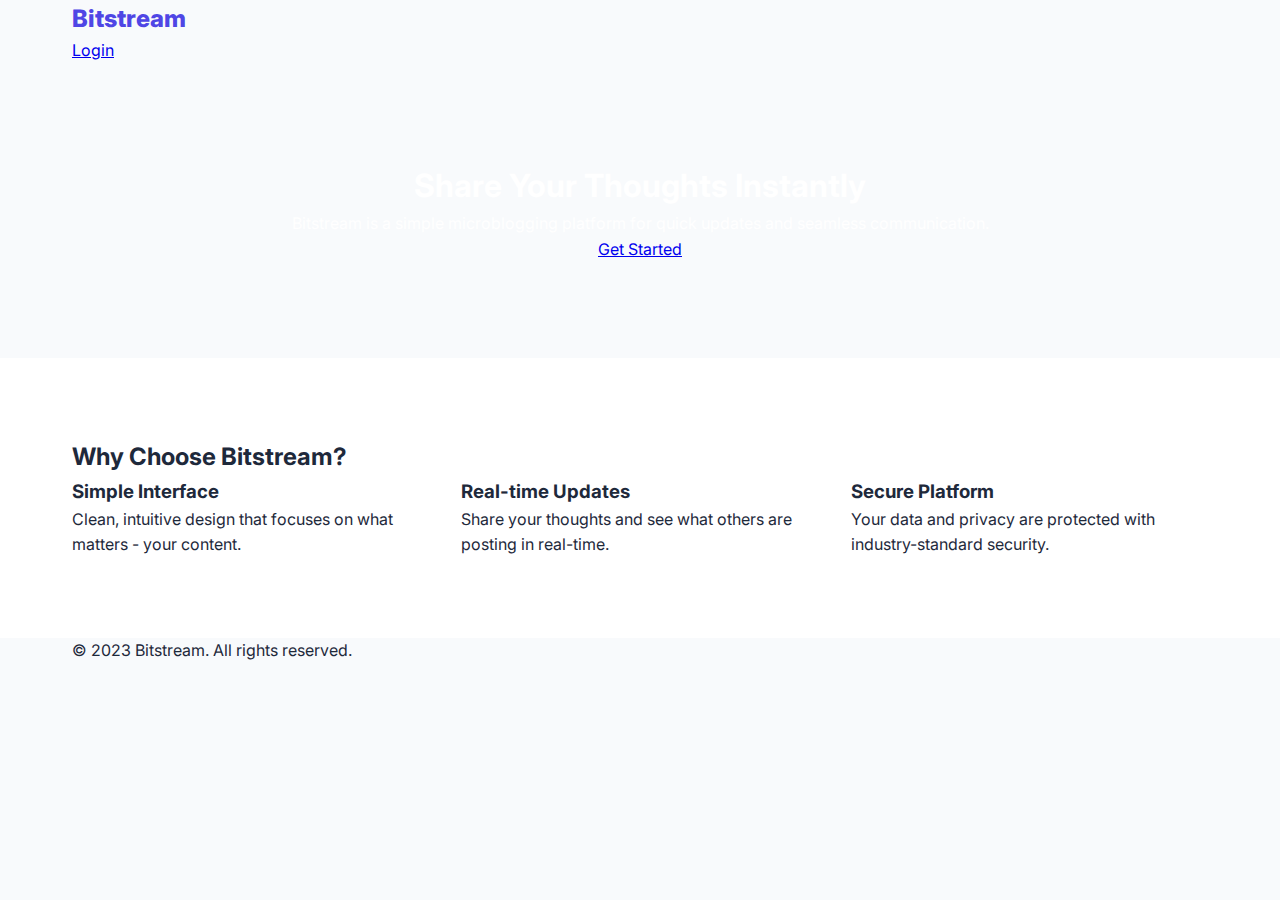
<file: index.html>
<!DOCTYPE html>
<html lang="en">
<head>
    <meta charset="UTF-8">
    <meta name="viewport" content="width=device-width, initial-scale=1.0">
    <title>Bitstream - Simple Microblogging</title>
    <link rel="stylesheet" href="index.css">
</head>
<body>
    <header>
        <div class="container">
            <div class="header-content">
                <div class="logo">Bitstream</div>
                <a href="login.html" class="login-btn">Login</a>
            </div>
        </div>
    </header>

    <section class="hero">
        <div class="container">
            <h1>Share Your Thoughts Instantly</h1>
            <p>Bitstream is a simple microblogging platform for quick updates and seamless communication.</p>
            <a href="register.html" class="cta-btn">Get Started</a>
        </div>
    </section>

    <section class="features">
        <div class="container">
            <h2>Why Choose Bitstream?</h2>
            <div class="features-grid">
                <div class="feature">
                    <h3>Simple Interface</h3>
                    <p>Clean, intuitive design that focuses on what matters - your content.</p>
                </div>
                <div class="feature">
                    <h3>Real-time Updates</h3>
                    <p>Share your thoughts and see what others are posting in real-time.</p>
                </div>
                <div class="feature">
                    <h3>Secure Platform</h3>
                    <p>Your data and privacy are protected with industry-standard security.</p>
                </div>
            </div>
        </div>
    </section>

    <footer>
        <div class="container">
            <p>&copy; 2023 Bitstream. All rights reserved.</p>
        </div>
    </footer>
</body>
</html>
</file>
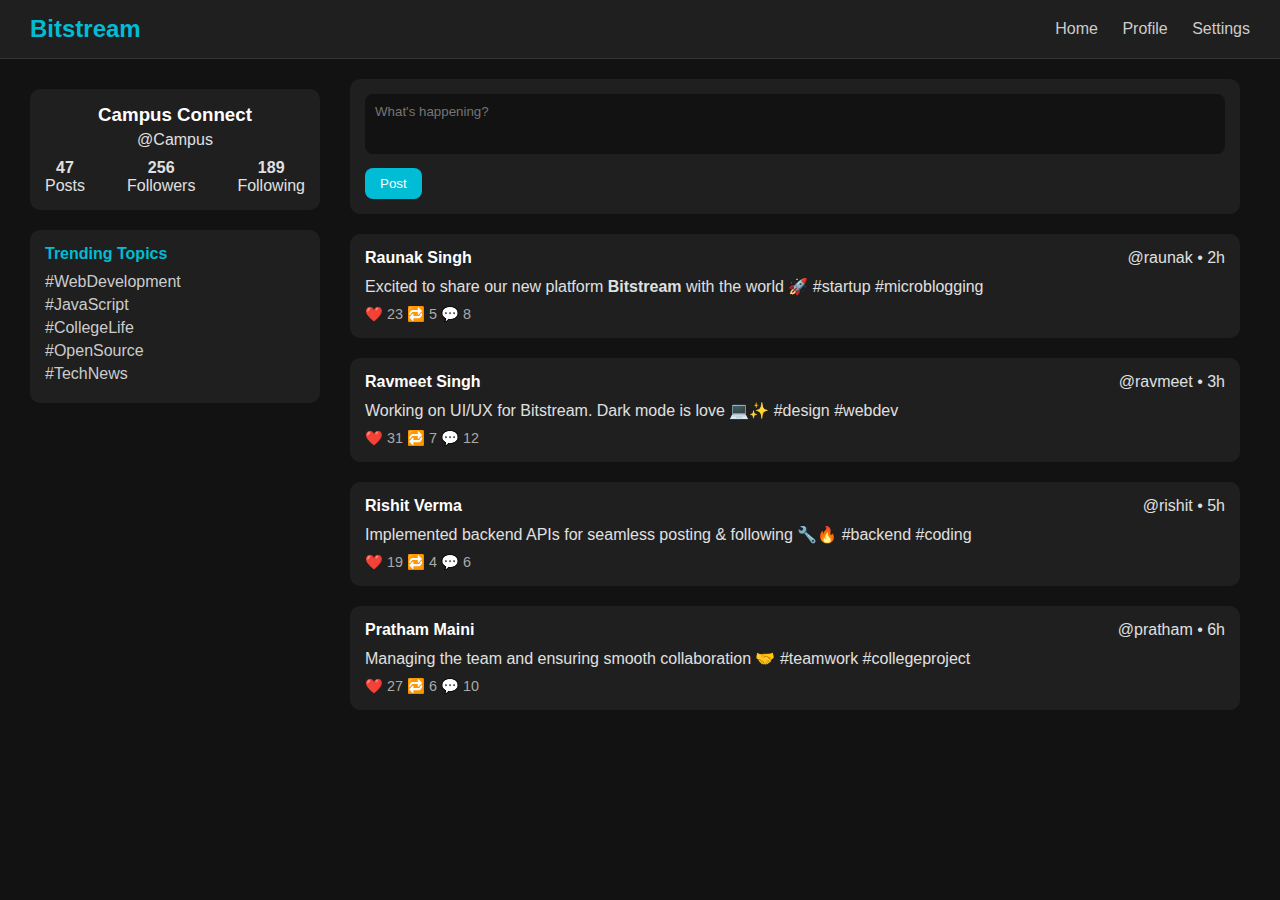
<file: dashboard.html>
<!DOCTYPE html>
<html lang="en">
<head>
  <meta charset="UTF-8">
  <meta name="viewport" content="width=device-width, initial-scale=1.0">
  <title>Bitstream Dashboard</title>
  <link rel="stylesheet" href="dasboard.css">
</head>
<body>
  <header class="navbar">
    <div class="logo">Bitstream</div>
    <nav>
      <a href="#">Home</a>
      <a href="#">Profile</a>
      <a href="#">Settings</a>
    </nav>
  </header>

  <main class="container">
    <aside class="sidebar">
      <div class="profile-card">
        <h3>Campus Connect</h3>
        <p>@Campus</p>
        <div class="stats">
          <div><strong>47</strong><br>Posts</div>
          <div><strong>256</strong><br>Followers</div>
          <div><strong>189</strong><br>Following</div>
        </div>
      </div>
      <div class="trending">
        <h4>Trending Topics</h4>
        <ul>
          <li>#WebDevelopment</li>
          <li>#JavaScript</li>
          <li>#CollegeLife</li>
          <li>#OpenSource</li>
          <li>#TechNews</li>
        </ul>
      </div>
    </aside>

    <section class="feed">
      <div class="create-post">
        <textarea placeholder="What's happening?"></textarea>
        <button>Post</button>
      </div>

      <div class="post">
        <div class="post-header">
          <h4>Raunak Singh</h4><span>@raunak • 2h</span>
        </div>
        <p>Excited to share our new platform <strong>Bitstream</strong> with the world 🚀 #startup #microblogging</p>
        <div class="actions">❤️ 23 🔁 5 💬 8</div>
      </div>

      <div class="post">
        <div class="post-header">
          <h4>Ravmeet Singh</h4><span>@ravmeet • 3h</span>
        </div>
        <p>Working on UI/UX for Bitstream. Dark mode is love 💻✨ #design #webdev</p>
        <div class="actions">❤️ 31 🔁 7 💬 12</div>
      </div>

      <div class="post">
        <div class="post-header">
          <h4>Rishit Verma</h4><span>@rishit • 5h</span>
        </div>
        <p>Implemented backend APIs for seamless posting & following 🔧🔥 #backend #coding</p>
        <div class="actions">❤️ 19 🔁 4 💬 6</div>
      </div>

      <div class="post">
        <div class="post-header">
          <h4>Pratham Maini</h4><span>@pratham • 6h</span>
        </div>
        <p>Managing the team and ensuring smooth collaboration 🤝 #teamwork #collegeproject</p>
        <div class="actions">❤️ 27 🔁 6 💬 10</div>
      </div>
    </section>
  </main>
</body>
</html>
</file>
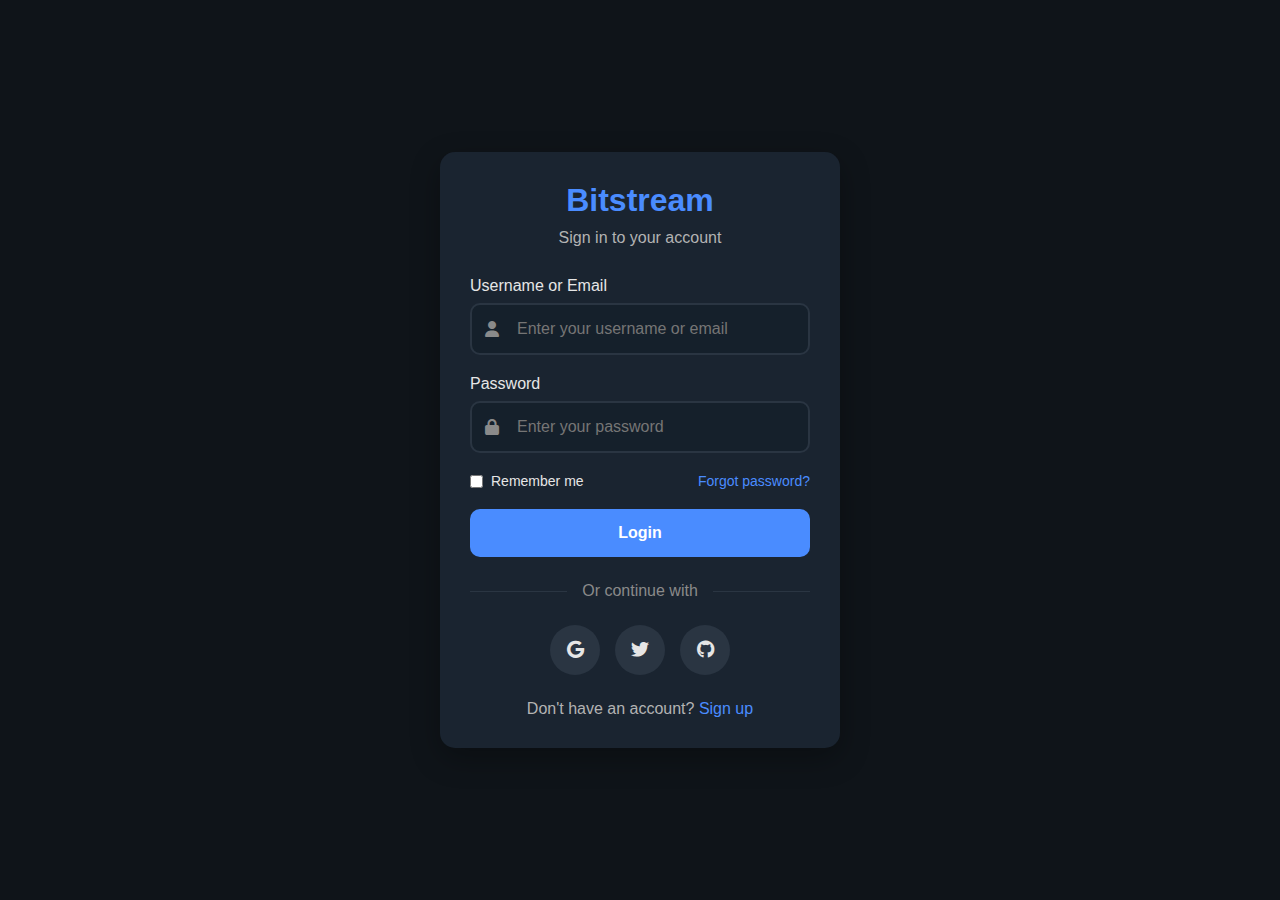
<file: login.html>
<!DOCTYPE html>
<html lang="en">
<head>
    <meta charset="UTF-8">
    <meta name="viewport" content="width=device-width, initial-scale=1.0">
    <title>Login - Bitstream</title>
    <link rel="stylesheet" href="https://cdnjs.cloudflare.com/ajax/libs/font-awesome/6.4.0/css/all.min.css">
    <link rel="stylesheet" href="login.css">
</head>
<body>
    <div class="login-container">
        <div class="logo">
            <h1>Bitstream</h1>
            <p>Sign in to your account</p>
        </div>
        
        <form class="login-form" action="profile.html" method="GET">
            <div class="form-group">
                <label for="username">Username or Email</label>
                <div class="input-with-icon">
                    <i class="fas fa-user"></i>
                    <input type="text" id="username" name="username" placeholder="Enter your username or email" required>
                </div>
            </div>
            
            <div class="form-group">
                <label for="password">Password</label>
                <div class="input-with-icon">
                    <i class="fas fa-lock"></i>
                    <input type="password" id="password" name="password" placeholder="Enter your password" required>
                </div>
            </div>
            
            <div class="remember-forgot">
                <div class="remember">
                    <input type="checkbox" id="remember" name="remember">
                    <label for="remember">Remember me</label>
                </div>
                <a href="#" class="forgot-password">Forgot password?</a>
            </div>
            
            <button type="submit" class="login-button">Login</button>
        </form>
        
        <div class="separator">
            <span>Or continue with</span>
        </div>
        
        <div class="social-login">
            <a href="#" class="social-btn">
                <i class="fab fa-google"></i>
            </a>
            <a href="#" class="social-btn">
                <i class="fab fa-twitter"></i>
            </a>
            <a href="#" class="social-btn">
                <i class="fab fa-github"></i>
            </a>
        </div>
        
        <div class="signup-link">
            Don't have an account? <a href="#">Sign up</a>
        </div>
    </div>
</body>
</html>
</file>
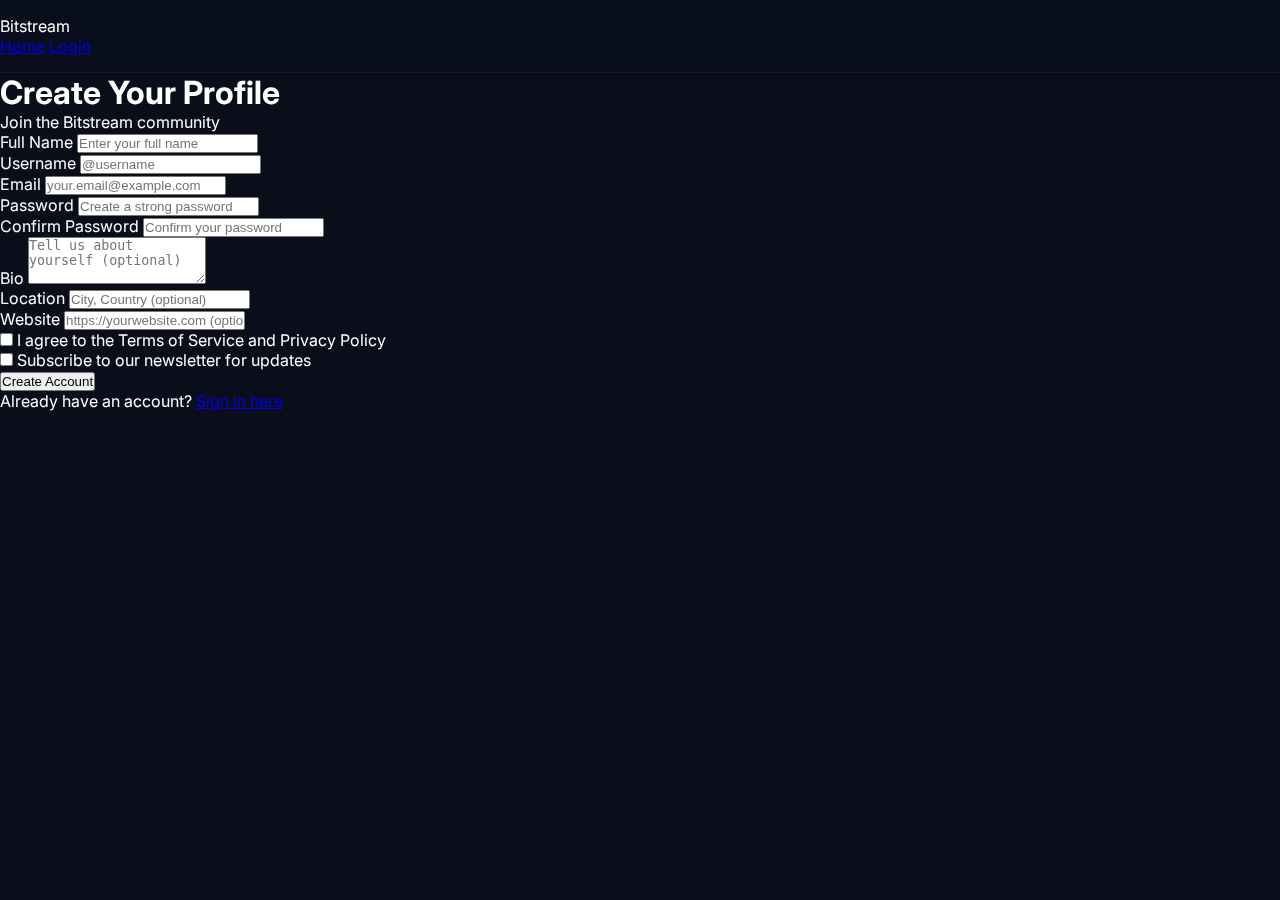
<file: profile.html>
<!DOCTYPE html>
<html lang="en">
<head>
  <meta charset="UTF-8">
  <meta name="viewport" content="width=device-width, initial-scale=1.0">
  <title>Create Profile - Bitstream</title>
  <link rel="stylesheet" href="profile.css">
</head>
<body>
  <header class="navbar">
    <div class="logo">Bitstream</div>
    <nav>
      <a href="dashboard.html">Home</a>
      <a href="login.html">Login</a>
    </nav>
  </header>

  <main class="container">
    <div class="form-container">
      <h1>Create Your Profile</h1>
      <p class="subtitle">Join the Bitstream community</p>
      
      <form class="profile-form">
        <div class="form-group">
          <label for="fullname">Full Name</label>
          <input type="text" id="fullname" name="fullname" placeholder="Enter your full name" required>
        </div>

        <div class="form-group">
          <label for="username">Username</label>
          <input type="text" id="username" name="username" placeholder="@username" required>
        </div>

        <div class="form-group">
          <label for="email">Email</label>
          <input type="email" id="email" name="email" placeholder="your.email@example.com" required>
        </div>

        <div class="form-group">
          <label for="password">Password</label>
          <input type="password" id="password" name="password" placeholder="Create a strong password" required>
        </div>

        <div class="form-group">
          <label for="confirm-password">Confirm Password</label>
          <input type="password" id="confirm-password" name="confirm-password" placeholder="Confirm your password" required>
        </div>

        <div class="form-group">
          <label for="bio">Bio</label>
          <textarea id="bio" name="bio" placeholder="Tell us about yourself (optional)" rows="3"></textarea>
        </div>

        <div class="form-group">
          <label for="location">Location</label>
          <input type="text" id="location" name="location" placeholder="City, Country (optional)">
        </div>

        <div class="form-group">
          <label for="website">Website</label>
          <input type="url" id="website" name="website" placeholder="https://yourwebsite.com (optional)">
        </div>

        <div class="form-group checkbox-group">
          <input type="checkbox" id="terms" name="terms" required>
          <label for="terms">I agree to the Terms of Service and Privacy Policy</label>
        </div>

        <div class="form-group checkbox-group">
          <input type="checkbox" id="newsletter" name="newsletter">
          <label for="newsletter">Subscribe to our newsletter for updates</label>
        </div>

        <button type="submit" class="submit-btn">Create Account</button>
      </form>

      <div class="login-link">
        <p>Already have an account? <a href="dashboard.html">Sign in here</a></p>
      </div>
    </div>
  </main>
</body>
</html>
</file>
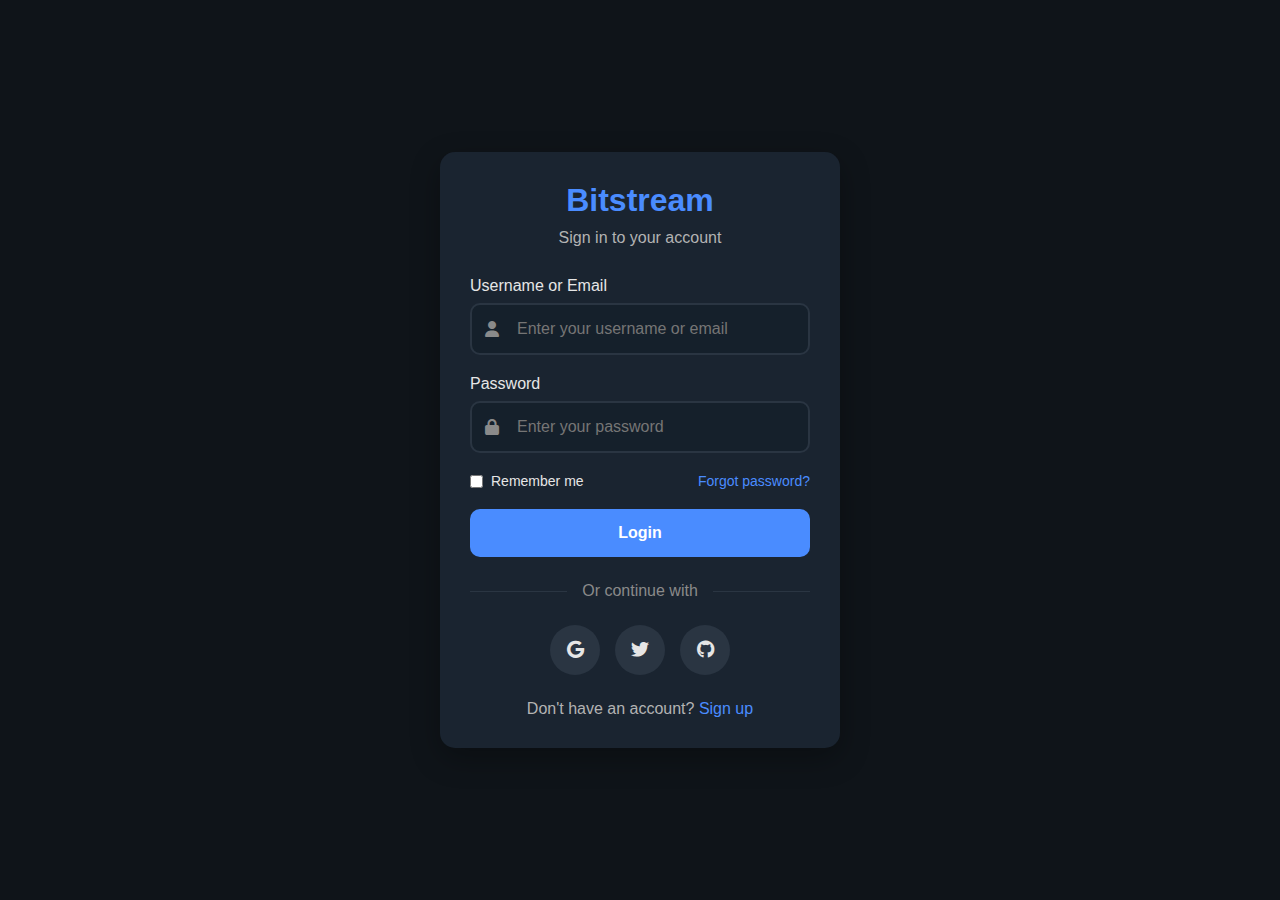
<file: setting.html>
<!DOCTYPE html>
<html lang="en">
<head>
    <meta charset="UTF-8">
    <meta name="viewport" content="width=device-width, initial-scale=1.0">
    <title>Settings - Bitstream</title>
    <link rel="stylesheet" href="setting.css">
</head>
<body>
    
    <div class="gradient-bg">
        <div class="gradients-container">
            <div class="g1"></div>
            <div class="g2"></div>
            <div class="g3"></div>
            <div class="g4"></div>
            <div class="g5"></div>
        </div>
        <div class="geometric-bg">
            <div class="shape shape-1"></div>
            <div class="shape shape-2"></div>
            <div class="shape shape-3"></div>
        </div>
    </div>

    
    <nav class="navbar">
        <div class="nav-container">
            <div class="nav-brand">
                <svg width="40" height="40" viewBox="0 0 40 40">
                    ircle cx="20" cy="20" r="18" fill="urlrl(#logo-gradient)"/>
                    <defs>
                        <linearGradient id="logo-gradient" x1="0%" y1="0%" x2="100%" y2="100%">
                            <stop offset="0%" style="stop-color:#5b8def"/>
                            <stop offset="100%" style="stop-color:#f5b942"/>
                        </linearGradient>
                    </defs>
                </svg>
                <span>Bitstream</span>
            </div>
            
            <div class="nav-links">
                <a href="dashboard.html" class="nav-link">
                    <svg width="20" height="20" viewBox="0 0 24 24" fill="none">
                        <path d="M3 9l9-7 9 7v11a2 2 0 0 1-2 2H5a2 2 0 0 1-2-2z" stroke="currentColor" stroke-width="2"/>
                    </svg>
                    Home
                </a>
                <a href="profile.html" class="nav-link">
                    <svg width="20" height="20" viewBox="0 0 24 24" fill="none">
                        <path d="M20 21v-2a4 4 0 0 0-4-4H8a4 4 0 0 0-4 4v2" stroke="currentColor" stroke-width="2"/>
                        ircle cx="12" cy="7" r="4" stroke="currentColoror" stroke-width="2"/>
                    </svg>
                    Profile
                </a>
                <a href="settings.html" class="nav-link active">
                    <svg width="20" height="20" viewBox="0 0 24 24" fill="none">
                        ircle cx="12" cy="12" r="3" stroke="currentColoror" stroke-width="2"/>
                        <path d="M12 1v6m0 6v6m-5-8h10M7 17h10" stroke="currentColor" stroke-width="2"/>
                    </svg>
                    Settings
                </a>
            </div>

            <button class="btn-logout" onclick="logout()">
                <svg width="20" height="20" viewBox="0 0 24 24" fill="none">
                    <path d="M9 21H5a2 2 0 0 1-2-2V5a2 2 0 0 1 2-2h4m7 14l5-5-5-5m5 5H9" stroke="currentColor" stroke-width="2"/>
                </svg>
                Logout
            </button>
        </div>
    </nav>

    
    <main class="main-content">
        <div class="settings-container">
            <h1 class="page-title">Settings</h1>

            
            <div class="settings-card">
                <div class="card-header">
                    <svg width="24" height="24" viewBox="0 0 24 24" fill="none">
                        <path d="M20 21v-2a4 4 0 0 0-4-4H8a4 4 0 0 0-4 4v2" stroke="currentColor" stroke-width="2"/>
                        ircle cx="12" cy="7" r="4" stroke="currentColor" strokeke-width="2"/>
                    </svg>
                    <h2>Account Settings</h2>
                </div>
                
                <form id="accountForm" class="settings-form">
                    <div class="input-group">
                        <label>Display Name</label>
                        <input type="text" id="displayName" placeholder="Enter your name">
                    </div>

                    <div class="input-group">
                        <label>Username</label>
                        <div class="input-prefix">
                            <span>@</span>
                            <input type="text" id="username" placeholder="username">
                        </div>
                    </div>

                    <div class="input-group">
                        <label>Email</label>
                        <input type="email" id="email" placeholder="your@email.com">
                    </div>

                    <div class="input-group">
                        <label>Bio</label>
                        <textarea id="bio" rows="3" placeholder="Tell us about yourself"></textarea>
                    </div>

                    <button type="submit" class="btn-primary">
                        <svg width="18" height="18" viewBox="0 0 24 24" fill="none">
                            <path d="M19 21H5a2 2 0 0 1-2-2V5a2 2 0 0 1 2-2h11l5 5v11a2 2 0 0 1-2 2z" stroke="currentColor" stroke-width="2"/>
                            <polyline points="17 21 17 13 7 13 7 21" stroke="currentColor" stroke-width="2"/>
                            <polyline points="7 3 7 8 15 8" stroke="currentColor" stroke-width="2"/>
                        </svg>
                        Save Changes
                    </button>
                </form>
            </div>

            
            <div class="settings-card">
                <div class="card-header">
                    <svg width="24" height="24" viewBox="0 0 24 24" fill="none">
                        <rect x="3" y="11" width="18" height="11" rx="2" stroke="currentColor" stroke-width="2"/>
                        <path d="M7 11V7a5 5 0 0 1 10 0v4" stroke="currentColor" stroke-width="2"/>
                    </svg>
                    <h2>Privacy & Security</h2>
                </div>

                <div class="settings-options">
                    <div class="setting-option">
                        <div class="option-info">
                            <h3>Public Profile</h3>
                            <p>Allow anyone to see your profile and posts</p>
                        </div>
                        <label class="toggle">
                            <input type="checkbox" id="publicProfile" checked>
                            <span class="slider"></span>
                        </label>
                    </div>

                    <div class="setting-option">
                        <div class="option-info">
                            <h3>Direct Messages</h3>
                            <p>Allow others to send you private messages</p>
                        </div>
                        <label class="toggle">
                            <input type="checkbox" id="allowMessages">
                            <span class="slider"></span>
                        </label>
                    </div>

                    <div class="setting-option">
                        <div class="option-info">
                            <h3>Activity Status</h3>
                            <p>Show when you're active on Bitstream</p>
                        </div>
                        <label class="toggle">
                            <input type="checkbox" id="showActivity" checked>
                            <span class="slider"></span>
                        </label>
                    </div>

                    <div class="setting-option">
                        <div class="option-info">
                            <h3>Email Notifications</h3>
                            <p>Receive notifications about your activity via email</p>
                        </div>
                        <label class="toggle">
                            <input type="checkbox" id="emailNotifications" checked>
                            <span class="slider"></span>
                        </label>
                    </div>
                </div>
            </div>

            
            <div class="settings-card">
                <div class="card-header">
                    <svg width="24" height="24" viewBox="0 0 24 24" fill="none">
                        <path d="M12 2.69l5.66 5.66a8 8 0 1 1-11.31 0z" stroke="currentColor" stroke-width="2"/>
                    </svg>
                    <h2>Appearance</h2>
                </div>

                <div class="settings-options">
                    <div class="setting-option">
                        <div class="option-info">
                            <h3>Theme Mode</h3>
                            <p>Currently using dark mode</p>
                        </div>
                        <button class="btn-secondary" onclick="toggleTheme()">
                            <svg width="18" height="18" viewBox="0 0 24 24" fill="none">
                                <path d="M21 12.79A9 9 0 1 1 11.21 3 7 7 0 0 0 21 12.79z" stroke="currentColor" stroke-width="2"/>
                            </svg>
                            Toggle Theme
                        </button>
                    </div>
                </div>
            </div>

            
            <div class="settings-card">
                <div class="card-header">
                    <svg width="24" height="24" viewBox="0 0 24 24" fill="none">
                        <path d="M18 8A6 6 0 0 0 6 8c0 7-3 9-3 9h18s-3-2-3-9" stroke="currentColor" stroke-width="2"/>
                        <path d="M13.73 21a2 2 0 0 1-3.46 0" stroke="currentColor" stroke-width="2"/>
                    </svg>
                    <h2>Notifications</h2>
                </div>

                <div class="settings-options">
                    <div class="setting-option">
                        <div class="option-info">
                            <h3>Push Notifications</h3>
                            <p>Get notified about new activities</p>
                        </div>
                        <label class="toggle">
                            <input type="checkbox" id="pushNotifications" checked>
                            <span class="slider"></span>
                        </label>
                    </div>

                    <div class="setting-option">
                        <div class="option-info">
                            <h3>Post Interactions</h3>
                            <p>Notify when someone likes or comments on your posts</p>
                        </div>
                        <label class="toggle">
                            <input type="checkbox" id="postInteractions" checked>
                            <span class="slider"></span>
                        </label>
                    </div>

                    <div class="setting-option">
                        <div class="option-info">
                            <h3>New Followers</h3>
                            <p>Get notified when someone follows you</p>
                        </div>
                        <label class="toggle">
                            <input type="checkbox" id="newFollowers" checked>
                            <span class="slider"></span>
                        </label>
                    </div>
                </div>
            </div>

            
            <div class="settings-card danger-zone">
                <div class="card-header">
                    <svg width="24" height="24" viewBox="0 0 24 24" fill="none">
                        <path d="M10.29 3.86L1.82 18a2 2 0 0 0 1.71 3h16.94a2 2 0 0 0 1.71-3L13.71 3.86a2 2 0 0 0-3.42 0z" stroke="currentColor" stroke-width="2"/>
                        <line x1="12" y1="9" x2="12" y2="13" stroke="currentColor" stroke-width="2"/>
                        <line x1="12" y1="17" x2="12.01" y2="17" stroke="currentColor" stroke-width="2"/>
                    </svg>
                    <h2>Danger Zone</h2>
                </div>

                <div class="danger-actions">
                    <div class="danger-option">
                        <div class="option-info">
                            <h3>Delete Account</h3>
                            <p>Permanently delete your account and all your data</p>
                        </div>
                        <button class="btn-danger" onclick="deleteAccount()">
                            <svg width="18" height="18" viewBox="0 0 24 24" fill="none">
                                <polyline points="3 6 5 6 21 6" stroke="currentColor" stroke-width="2"/>
                                <path d="M19 6v14a2 2 0 0 1-2 2H7a2 2 0 0 1-2-2V6m3 0V4a2 2 0 0 1 2-2h4a2 2 0 0 1 2 2v2" stroke="currentColor" stroke-width="2"/>
                            </svg>
                            Delete Account
                        </button>
                    </div>
                </div>
            </div>
        </div>
    </main>

    <script src="setting.js"></script>
</body>
</html>
</file>
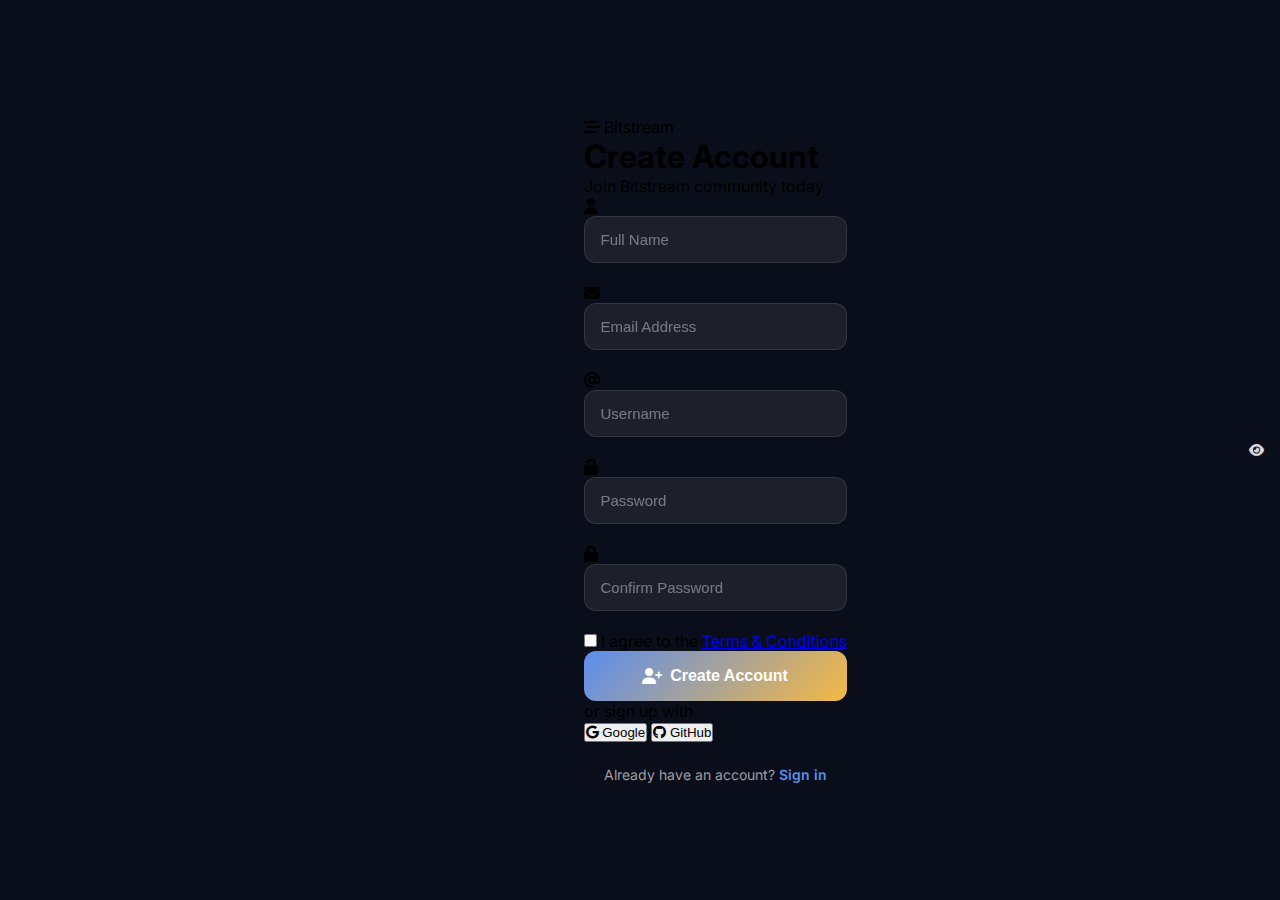
<file: signup.html>
<!DOCTYPE html>
<html lang="en">
<head>
    <meta charset="UTF-8">
    <meta name="viewport" content="width=device-width, initial-scale=1.0">
    <title>Sign Up - Bitstream</title>
    <link rel="stylesheet" href="signup.css">
    <link rel="stylesheet" href="https://cdnjs.cloudflare.com/ajax/libs/font-awesome/6.4.0/css/all.min.css">
</head>
<body>
    
    <div class="background-animation">
        <div class="floating-shape shape-1"></div>
        <div class="floating-shape shape-2"></div>
        <div class="floating-shape shape-3"></div>
    </div>

    <div class="auth-container">
        <div class="auth-card">
        
            <div class="logo">
                <i class="fas fa-stream"></i>
                <span>Bitstream</span>
            </div>
            
    
            <h1>Create Account</h1>
            <p class="subtitle">Join Bitstream community today</p>

            <form id="signupForm">
           
                <div class="input-group">
                    <i class="fas fa-user"></i>
                    <input type="text" id="fullName" placeholder="Full Name" required>
                </div>

     
                <div class="input-group">
                    <i class="fas fa-envelope"></i>
                    <input type="email" id="email" placeholder="Email Address" required>
                </div>


                <div class="input-group">
                    <i class="fas fa-at"></i>
                    <input type="text" id="username" placeholder="Username" required>
                </div>

            
                <div class="input-group">
                    <i class="fas fa-lock"></i>
                    <input type="password" id="password" placeholder="Password" required>
                    <button type="button" class="toggle-password" onclick="togglePassword('password')">
                        <i class="fas fa-eye"></i>
                    </button>
                </div>

                
                <div class="password-strength" id="passwordStrength"></div>

        
                <div class="input-group">
                    <i class="fas fa-lock"></i>
                    <input type="password" id="confirmPassword" placeholder="Confirm Password" required>
                    <button type="button" class="toggle-password" onclick="togglePassword('confirmPassword')">
                        <i class="fas fa-eye"></i>
                    </button>
                </div>

     
                <div class="terms-checkbox">
                    <label>
                        <input type="checkbox" id="terms" required>
                        <span>I agree to the <a href="#">Terms & Conditions</a></span>
                    </label>
                </div>


                <button type="submit" class="btn btn-primary btn-full">
                    <i class="fas fa-user-plus"></i>
                    Create Account
                </button>
            </form>

    
            <div class="divider">
                <span>or sign up with</span>
            </div>


            <div class="social-login">
                <button class="btn-social">
                    <i class="fab fa-google"></i>
                    Google
                </button>
                <button class="btn-social">
                    <i class="fab fa-github"></i>
                    GitHub
                </button>
            </div>


            <p class="login-link">
                Already have an account? <a href="login.html">Sign in</a>
            </p>
        </div>
    </div>

    <script src="signup.js"></script>
</body>
</html>
</file>
<file: index.css>
@import url('https://fonts.googleapis.com/css2?family=Inter:wght@300;400;500;600;700;800&display=swap');


:root {
    --primary: #4f46e5;
    --secondary: #06b6d4;
    --accent: #f59e0b;
    --dark: #1e293b;
    --light: #f8fafc;
    --gray: #64748b;
    --white: #ffffff;
    --gradient-1: linear-gradient(135deg, #4f46e5, #06b6d4);
    --gradient-2: linear-gradient(135deg, #06b6d4, #f59e0b);
    --shadow: 0 4px 6px -1px rgba(0, 0, 0, 0.1);
    --shadow-lg: 0 10px 15px -3px rgba(0, 0, 0, 0.1);
}


* {
    margin: 0;
    padding: 0;
    box-sizing: border-box;
}

body {
    font-family: 'Inter', sans-serif;
    line-height: 1.6;
    color: var(--dark);
    background: var(--light);
    overflow-x: hidden;
}


.background-animation {
    position: fixed;
    top: 0;
    left: 0;
    width: 100%;
    height: 100%;
    z-index: -1;
    background: var(--gradient-1);
}

.floating-shape {
    position: absolute;
    border-radius: 50%;
    opacity: 0.1;
    animation: float 20s infinite ease-in-out;
}

.shape-1 {
    width: 300px;
    height: 300px;
    background: var(--white);
    top: 10%;
    left: 5%;
    animation-delay: 0s;
}

.shape-2 {
    width: 200px;
    height: 200px;
    background: var(--accent);
    top: 50%;
    right: 10%;
    animation-delay: 5s;
}

.shape-3 {
    width: 150px;
    height: 150px;
    background: var(--secondary);
    bottom: 20%;
    left: 20%;
    animation-delay: 10s;
}

.shape-4 {
    width: 100px;
    height: 100px;
    background: var(--white);
    bottom: 40%;
    right: 30%;
    animation-delay: 15s;
}

@keyframes float {
    0%, 100% {
        transform: translateY(0) rotate(0deg);
    }
    25% {
        transform: translateY(-20px) rotate(90deg);
    }
    50% {
        transform: translateY(-40px) rotate(180deg);
    }
    75% {
        transform: translateY(-20px) rotate(270deg);
    }
}


.header {
    background: rgba(255, 255, 255, 0.95);
    backdrop-filter: blur(10px);
    position: sticky;
    top: 0;
    z-index: 1000;
    box-shadow: var(--shadow);
}

.navbar {
    display: flex;
    justify-content: space-between;
    align-items: center;
    padding: 1rem 2rem;
    max-width: 1200px;
    margin: 0 auto;
}

.logo {
    display: flex;
    align-items: center;
    gap: 0.5rem;
    font-size: 1.5rem;
    font-weight: 800;
    color: var(--primary);
}

.logo i {
    font-size: 1.8rem;
}

.nav-menu {
    display: flex;
    align-items: center;
    gap: 2rem;
}

.nav-link {
    display: flex;
    align-items: center;
    gap: 0.5rem;
    text-decoration: none;
    color: var(--dark);
    font-weight: 500;
    transition: all 0.3s ease;
}

.nav-link:hover {
    color: var(--primary);
    transform: translateY(-2px);
}


.btn {
    display: inline-flex;
    align-items: center;
    gap: 0.5rem;
    padding: 0.75rem 1.5rem;
    border: none;
    border-radius: 0.5rem;
    font-weight: 600;
    text-decoration: none;
    cursor: pointer;
    transition: all 0.3s ease;
    font-size: 0.9rem;
    position: relative;
    overflow: hidden;
}

.btn::before {
    content: '';
    position: absolute;
    top: 0;
    left: -100%;
    width: 100%;
    height: 100%;
    background: linear-gradient(90deg, transparent, rgba(255,255,255,0.3), transparent);
    transition: left 0.5s;
}

.btn:hover::before {
    left: 100%;
}

.btn-primary {
    background: var(--primary);
    color: var(--white);
    box-shadow: var(--shadow);
}

.btn-primary:hover {
    background: #3730a3;
    transform: translateY(-2px);
    box-shadow: var(--shadow-lg);
}

.btn-secondary {
    background: var(--secondary);
    color: var(--white);
    box-shadow: var(--shadow);
}

.btn-secondary:hover {
    background: #0891b2;
    transform: translateY(-2px);
    box-shadow: var(--shadow-lg);
}

.btn-outline {
    background: transparent;
    color: var(--white);
    border: 2px solid var(--white);
}

.btn-outline:hover {
    background: var(--white);
    color: var(--primary);
}

.btn-large {
    padding: 1rem 2rem;
    font-size: 1rem;
}


.hero {
    padding: 6rem 2rem;
    text-align: center;
    color: var(--white);
    position: relative;
}

.hero-container {
    max-width: 1200px;
    margin: 0 auto;
}

.hero-title {
    font-size: 3.5rem;
    font-weight: 800;
    margin-bottom: 1.5rem;
    line-height: 1.2;
    animation: fadeInUp 1s ease;
}

.highlight {
    background: var(--gradient-2);
    background-clip: text;
    -webkit-background-clip: text;
    -webkit-text-fill-color: transparent;
}

.hero-description {
    font-size: 1.25rem;
    margin-bottom: 2rem;
    max-width: 600px;
    margin-left: auto;
    margin-right: auto;
    opacity: 0.95;
    animation: fadeInUp 1s ease 0.2s both;
}

.hero-buttons {
    display: flex;
    gap: 1rem;
    justify-content: center;
    margin-bottom: 3rem;
    animation: fadeInUp 1s ease 0.4s both;
}

.hero-stats {
    display: flex;
    justify-content: center;
    gap: 3rem;
    animation: fadeInUp 1s ease 0.6s both;
}

.stat {
    text-align: center;
}

.stat i {
    font-size: 2rem;
    margin-bottom: 0.5rem;
    color: var(--accent);
}

.stat strong {
    display: block;
    font-size: 1.5rem;
    font-weight: 700;
}

.stat span {
    font-size: 0.9rem;
    opacity: 0.9;
}

@keyframes fadeInUp {
    from {
        opacity: 0;
        transform: translateY(30px);
    }
    to {
        opacity: 1;
        transform: translateY(0);
    }
}


.container {
    max-width: 1200px;
    margin: 0 auto;
    padding: 0 2rem;
}


.section-header {
    text-align: center;
    margin-bottom: 3rem;
}

.section-title {
    font-size: 2.5rem;
    font-weight: 700;
    margin-bottom: 1rem;
    color: var(--dark);
}

.section-subtitle {
    font-size: 1.2rem;
    color: var(--gray);
}


.features {
    padding: 5rem 0;
    background: var(--white);
}

.features-grid {
    display: grid;
    grid-template-columns: repeat(auto-fit, minmax(350px, 1fr));
    gap: 2rem;
}

.feature-card {
    background: var(--white);
    padding: 2rem;
    border-radius: 1rem;
    box-shadow: var(--shadow);
    border: 1px solid #e2e8f0;
    transition: all 0.3s ease;
    position: relative;
    overflow: hidden;
}

.feature-card::before {
    content: '';
    position: absolute;
    top: 0;
    left: 0;
    width: 100%;
    height: 4px;
    background: var(--gradient-1);
    transform: scaleX(0);
    transition: transform 0.3s ease;
}

.feature-card:hover::before {
    transform: scaleX(1);
}

.feature-card:hover {
    transform: translateY(-10px);
    box-shadow: var(--shadow-lg);
}

.feature-icon {
    width: 60px;
    height: 60px;
    background: var(--gradient-1);
    border-radius: 1rem;
    display: flex;
    align-items: center;
    justify-content: center;
    margin-bottom: 1.5rem;
}

.feature-icon i {
    font-size: 1.5rem;
    color: var(--white);
}

.feature-card h3 {
    font-size: 1.5rem;
    font-weight: 600;
    margin-bottom: 1rem;
    color: var(--dark);
}

.feature-card p {
    color: var(--gray);
    margin-bottom: 1.5rem;
    line-height: 1.7;
}

.feature-link {
    display: inline-flex;
    align-items: center;
    gap: 0.5rem;
    color: var(--primary);
    text-decoration: none;
    font-weight: 600;
    transition: all 0.3s ease;
}

.feature-link:hover {
    gap: 1rem;
}


.about {
    padding: 5rem 0;
    background: var(--light);
}

.about-content {
    display: grid;
    grid-template-columns: 1fr 1fr;
    gap: 4rem;
    align-items: center;
}

.about-text h2 {
    font-size: 2.5rem;
    font-weight: 700;
    margin-bottom: 1.5rem;
    color: var(--dark);
}

.about-text p {
    font-size: 1.1rem;
    color: var(--gray);
    margin-bottom: 1.5rem;
    line-height: 1.8;
}

.about-features {
    margin: 2rem 0;
}

.about-feature {
    display: flex;
    align-items: center;
    gap: 1rem;
    margin-bottom: 1rem;
}

.about-feature i {
    color: var(--secondary);
    font-size: 1.2rem;
}

.about-image {
    display: flex;
    justify-content: center;
    align-items: center;
}

.image-placeholder {
    width: 300px;
    height: 300px;
    background: var(--gradient-1);
    border-radius: 1rem;
    display: flex;
    flex-direction: column;
    align-items: center;
    justify-content: center;
    color: var(--white);
}

.image-placeholder i {
    font-size: 4rem;
    margin-bottom: 1rem;
}

.image-placeholder p {
    font-size: 1.2rem;
    font-weight: 600;
}


.cta {
    padding: 4rem 0;
    background: var(--dark);
    text-align: center;
    color: var(--white);
}

.cta h2 {
    font-size: 2.5rem;
    font-weight: 700;
    margin-bottom: 1rem;
}

.cta p {
    font-size: 1.2rem;
    margin-bottom: 2rem;
    opacity: 0.9;
}


.footer {
    background: var(--dark);
    color: var(--white);
    padding: 3rem 0;
}

.footer-content {
    display: flex;
    justify-content: space-between;
    align-items: center;
    flex-wrap: wrap;
    gap: 2rem;
}

.footer-logo {
    display: flex;
    align-items: center;
    gap: 0.5rem;
    font-size: 1.5rem;
    font-weight: 700;
}

.footer-logo i {
    color: var(--secondary);
}

.footer-links {
    display: flex;
    gap: 2rem;
}

.footer-links a {
    display: flex;
    align-items: center;
    gap: 0.5rem;
    color: var(--white);
    text-decoration: none;
    opacity: 0.8;
    transition: opacity 0.3s ease;
}

.footer-links a:hover {
    opacity: 1;
}

.footer-text {
    text-align: center;
    width: 100%;
    margin-top: 2rem;
    padding-top: 2rem;
    border-top: 1px solid #374151;
    opacity: 0.7;
}


@media (max-width: 768px) {
    .nav-menu {
        display: none;
    }
    
    .hero-title {
        font-size: 2.5rem;
    }
    
    .hero-buttons {
        flex-direction: column;
        align-items: center;
    }
    
    .hero-stats {
        flex-direction: column;
        gap: 1.5rem;
    }
    
    .features-grid {
        grid-template-columns: 1fr;
    }
    
    .about-content {
        grid-template-columns: 1fr;
        text-align: center;
    }
    
    .footer-content {
        flex-direction: column;
        text-align: center;
    }
    
    .footer-links {
        flex-direction: column;
        align-items: center;
    }
}

@media (max-width: 480px) {
    .hero {
        padding: 4rem 1rem;
    }
    
    .container {
        padding: 0 1rem;
    }
    
    .section-title {
        font-size: 2rem;
    }
}
</file>
<file: login.css>
* {
            margin: 0;
            padding: 0;
            box-sizing: border-box;
            font-family: 'Segoe UI', Tahoma, Geneva, Verdana, sans-serif;
        }
        
        body {
            background-color: #0f1419;
            color: #e6e6e6;
            min-height: 100vh;
            display: flex;
            justify-content: center;
            align-items: center;
            padding: 20px;
        }
        
        .login-container {
            width: 100%;
            max-width: 400px;
            background-color: #1a2430;
            border-radius: 15px;
            padding: 30px;
            box-shadow: 0 10px 30px rgba(0, 0, 0, 0.3);
        }
        
        .logo {
            text-align: center;
            margin-bottom: 30px;
        }
        
        .logo h1 {
            font-size: 32px;
            color: #4a8cff;
            font-weight: 700;
        }
        
        .logo p {
            color: #b3b3b3;
            margin-top: 10px;
        }
        
        .login-form {
            display: flex;
            flex-direction: column;
        }
        
        .form-group {
            margin-bottom: 20px;
        }
        
        .form-group label {
            display: block;
            margin-bottom: 8px;
            font-weight: 500;
            color: #e6e6e6;
        }
        
        .input-with-icon {
            position: relative;
        }
        
        .input-with-icon i {
            position: absolute;
            left: 15px;
            top: 50%;
            transform: translateY(-50%);
            color: #8a8a8a;
        }
        
        .input-with-icon input {
            width: 100%;
            padding: 15px 15px 15px 45px;
            border: 2px solid #2a3542;
            border-radius: 10px;
            background-color: #15202b;
            color: #e6e6e6;
            font-size: 16px;
            transition: border-color 0.3s;
        }
        
        .input-with-icon input:focus {
            outline: none;
            border-color: #4a8cff;
        }
        
        .remember-forgot {
            display: flex;
            justify-content: space-between;
            align-items: center;
            margin-bottom: 20px;
            font-size: 14px;
        }
        
        .remember {
            display: flex;
            align-items: center;
        }
        
        .remember input {
            margin-right: 8px;
        }
        
        .forgot-password {
            color: #4a8cff;
            text-decoration: none;
        }
        
        .forgot-password:hover {
            text-decoration: underline;
        }
        
        .login-button {
            background-color: #4a8cff;
            color: white;
            border: none;
            padding: 15px;
            border-radius: 10px;
            font-size: 16px;
            font-weight: 600;
            cursor: pointer;
            transition: background-color 0.3s;
        }
        
        .login-button:hover {
            background-color: #3a7ce0;
        }
        
        .separator {
            display: flex;
            align-items: center;
            margin: 25px 0;
            color: #8a8a8a;
        }
        
        .separator::before,
        .separator::after {
            content: "";
            flex: 1;
            height: 1px;
            background-color: #2a3542;
        }
        
        .separator span {
            padding: 0 15px;
        }
        
        .social-login {
            display: flex;
            justify-content: center;
            gap: 15px;
            margin-bottom: 25px;
        }
        
        .social-btn {
            width: 50px;
            height: 50px;
            border-radius: 50%;
            display: flex;
            justify-content: center;
            align-items: center;
            background-color: #2a3542;
            color: #e6e6e6;
            text-decoration: none;
            font-size: 18px;
            transition: background-color 0.3s;
        }
        
        .social-btn:hover {
            background-color: #3a4450;
        }
        
        .signup-link {
            text-align: center;
            margin-top: 20px;
            color: #b3b3b3;
        }
        
        .signup-link a {
            color: #4a8cff;
            text-decoration: none;
            font-weight: 500;
        }
        
        .signup-link a:hover {
            text-decoration: underline;
        }
        
        @media (max-width: 480px) {
            .login-container {
                padding: 20px;
            }
            
            .remember-forgot {
                flex-direction: column;
                align-items: flex-start;
                gap: 10px;
            }
        }
</file>
<file: profile.css>
@import url('https://fonts.googleapis.com/css2?family=Inter:wght@300;400;500;600;700;800&display=swap');

* {
    margin: 0;
    padding: 0;
    box-sizing: border-box;
}

:root {
    --primary: #1a1f3a;
    --secondary: #2d3561;
    --accent: #5b8def;
    --gold: #f5b942;
    --white: #ffffff;
}

body {
    font-family: 'Inter', sans-serif;
    background: #0a0e1a;
    color: white;
    overflow-x: hidden;
}

/* Same Background as Other Pages */
.gradient-bg {
    position: fixed;
    top: 0;
    left: 0;
    width: 100%;
    height: 100%;
    overflow: hidden;
    z-index: 1;
    background: linear-gradient(135deg, #0a0e1a 0%, #1a1f3a 50%, #0f1729 100%);
}

.gradient-bg::before {
    content: '';
    position: absolute;
    top: 0;
    left: 0;
    width: 100%;
    height: 100%;
    background-image: 
        linear-gradient(rgba(91, 141, 239, 0.03) 1px, transparent 1px),
        linear-gradient(90deg, rgba(91, 141, 239, 0.03) 1px, transparent 1px);
    background-size: 50px 50px;
    animation: gridMove 20s linear infinite;
}

.gradient-bg::after {
    content: '';
    position: absolute;
    top: 0;
    left: 0;
    width: 100%;
    height: 100%;
    background-image: radial-gradient(circle at 20% 50%, rgba(91, 141, 239, 0.1) 1px, transparent 1px),
                      radial-gradient(circle at 80% 80%, rgba(245, 185, 66, 0.1) 1px, transparent 1px);
    background-size: 100px 100px, 150px 150px;
    animation: dotsFloat 15s ease-in-out infinite;
}

.gradients-container {
    width: 100%;
    height: 100%;
    position: relative;
}

.g1, .g2, .g3, .g4, .g5 {
    position: absolute;
    border-radius: 50%;
    filter: blur(60px);
    opacity: 0.4;
    animation: float 25s ease-in-out infinite;
}

.g1 { width: 500px; height: 500px; background: radial-gradient(circle, rgba(91, 141, 239, 0.3), transparent); top: 10%; left: 20%; }
.g2 { width: 400px; height: 400px; background: radial-gradient(circle, rgba(245, 185, 66, 0.25), transparent); bottom: 20%; right: 15%; animation-delay: 5s; }
.g3 { width: 300px; height: 300px; background: radial-gradient(circle, rgba(91, 141, 239, 0.2), transparent); top: 50%; right: 30%; animation-delay: 10s; }
.g4 { width: 350px; height: 350px; background: radial-gradient(circle, rgba(245, 185, 66, 0.2), transparent); bottom: 40%; left: 10%; animation-delay: 15s; }
.g5 { width: 250px; height: 250px; background: radial-gradient(circle, rgba(91, 141, 239, 0.15), transparent); top: 30%; left: 50%; animation-delay: 20s; }

.geometric-bg { position: absolute; top: 0; left: 0; width: 100%; height: 100%; overflow: hidden; opacity: 0.1; }
.geometric-bg .shape { position: absolute; border: 1px solid rgba(91, 141, 239, 0.3); border-radius: 8px; animation: rotate 30s linear infinite; }
.shape-1 { width: 200px; height: 200px; top: 15%; right: 10%; }
.shape-2 { width: 150px; height: 150px; bottom: 25%; left: 15%; animation-delay: 10s; }
.shape-3 { width: 100px; height: 100px; top: 60%; right: 30%; animation-delay: 20s; }

@keyframes gridMove { 0% { transform: translate(0, 0); } 100% { transform: translate(50px, 50px); } }
@keyframes dotsFloat { 0%, 100% { transform: translate(0, 0); opacity: 0.3; } 50% { transform: translate(20px, -20px); opacity: 0.6; } }
@keyframes float { 0%, 100% { transform: translate(0, 0) scale(1); } 25% { transform: translate(30px, -25px) scale(1.05); } 50% { transform: translate(-25px, 30px) scale(0.95); } 75% { transform: translate(25px, 15px) scale(1.02); } }
@keyframes rotate { 0% { transform: rotate(0deg) scale(1); opacity: 0.3; } 50% { transform: rotate(180deg) scale(1.1); opacity: 0.5; } 100% { transform: rotate(360deg) scale(1); opacity: 0.3; } }

/* Navbar - Same as Dashboard */
.navbar {
    position: sticky;
    top: 0;
    z-index: 100;
    background: rgba(10, 14, 26, 0.7);
    backdrop-filter: blur(20px) saturate(180%);
    border-bottom: 1px solid rgba(91, 141, 239, 0.1);
    padding: 16px 0;
}

.nav-container {
    max-width: 1400px;
    margin: 0 auto;
    padding: 0 40px;
    display: flex;
    justify-content: space-between;
    align-items: center;
}

.nav-brand {
    display: flex;
    align-items: center;
    gap: 12px;
    font-size: 24px;
    font-weight: 700;
    color: white;
}

.nav-links {
    display: flex;
    gap: 8px;
}

.nav-link {
    display: flex;
    align-items: center;
    gap: 8px;
    padding: 10px 20px;
    color: rgba(255, 255, 255, 0.7);
    text-decoration: none;
    border-radius: 12px;
    font-weight: 500;
    transition: all 0.3s;
}

.nav-link:hover {
    background: rgba(255, 255, 255, 0.08);
    color: white;
}

.nav-link.active {
    background: rgba(91, 141, 239, 0.15);
    color: var(--accent);
}

.btn-logout {
    display: flex;
    align-items: center;
    gap: 8px;
    padding: 10px 20px;
    background: rgba(239, 68, 68, 0.1);
    border: 1px solid rgba(239, 68, 68, 0.3);
    color: #ef4444;
    border-radius: 12px;
    font-weight: 600;
    cursor: pointer;
    transition: all 0.3s;
}

.btn-logout:hover {
    background: rgba(239, 68, 68, 0.2);
}

/* Main Content */
.main-content {
    position: relative;
    z-index: 10;
    padding: 24px 0;
}

.profile-container {
    max-width: 900px;
    margin: 0 auto;
    padding: 0 40px;
}

/* Profile Header */
.profile-header {
    background: rgba(255, 255, 255, 0.05);
    backdrop-filter: blur(20px) saturate(180%);
    border: 1px solid rgba(255, 255, 255, 0.1);
    border-radius: 16px;
    overflow: hidden;
    margin-bottom: 20px;
}

.cover-image {
    height: 200px;
    background: linear-gradient(135deg, var(--accent), var(--gold));
}

.profile-info-section {
    padding: 24px;
    position: relative;
}

.profile-avatar-large {
    width: 120px;
    height: 120px;
    border: 5px solid rgba(10, 14, 26, 0.9);
    border-radius: 50%;
    margin-top: -80px;
    margin-bottom: 16px;
}

.profile-details h1 {
    font-size: 28px;
    margin-bottom: 4px;
}

.profile-details p {
    color: rgba(255, 255, 255, 0.6);
    margin-bottom: 12px;
}

#profileBio {
    color: rgba(255, 255, 255, 0.9);
    line-height: 1.6;
    margin: 16px 0;
}

.profile-meta {
    display: flex;
    gap: 24px;
    font-size: 14px;
    color: rgba(255, 255, 255, 0.6);
}

.profile-meta span {
    display: flex;
    align-items: center;
    gap: 6px;
}

.btn-edit-profile {
    position: absolute;
    top: 24px;
    right: 24px;
    display: flex;
    align-items: center;
    gap: 8px;
    padding: 10px 20px;
    background: rgba(91, 141, 239, 0.15);
    border: 1px solid rgba(91, 141, 239, 0.3);
    color: var(--accent);
    border-radius: 12px;
    font-weight: 600;
    cursor: pointer;
    transition: all 0.3s;
}

.btn-edit-profile:hover {
    background: rgba(91, 141, 239, 0.25);
    transform: translateY(-2px);
}

/* Profile Stats Bar */
.profile-stats-bar {
    display: flex;
    justify-content: space-around;
    background: rgba(255, 255, 255, 0.05);
    backdrop-filter: blur(20px) saturate(180%);
    border: 1px solid rgba(255, 255, 255, 0.1);
    border-radius: 16px;
    padding: 24px;
    margin-bottom: 20px;
}

.stat {
    text-align: center;
}

.stat strong {
    display: block;
    font-size: 24px;
    background: linear-gradient(135deg, var(--accent), var(--gold));
    -webkit-background-clip: text;
    -webkit-text-fill-color: transparent;
    background-clip: text;
    margin-bottom: 4px;
}

.stat span {
    font-size: 14px;
    color: rgba(255, 255, 255, 0.6);
}

/* Profile Tabs */
.profile-tabs {
    display: flex;
    gap: 8px;
    background: rgba(255, 255, 255, 0.05);
    backdrop-filter: blur(20px) saturate(180%);
    border: 1px solid rgba(255, 255, 255, 0.1);
    border-radius: 16px;
    padding: 8px;
    margin-bottom: 20px;
}

.tab-btn {
    flex: 1;
    padding: 12px 20px;
    background: transparent;
    border: none;
    color: rgba(255, 255, 255, 0.6);
    border-radius: 10px;
    font-weight: 600;
    cursor: pointer;
    transition: all 0.3s;
}

.tab-btn:hover {
    background: rgba(255, 255, 255, 0.05);
    color: rgba(255, 255, 255, 0.9);
}

.tab-btn.active {
    background: linear-gradient(135deg, var(--accent), var(--gold));
    color: white;
}

/* Tab Content */
.tab-content {
    display: flex;
    flex-direction: column;
    gap: 16px;
}

.post-card {
    background: rgba(255, 255, 255, 0.05);
    backdrop-filter: blur(20px) saturate(180%);
    border: 1px solid rgba(255, 255, 255, 0.1);
    border-radius: 16px;
    padding: 20px;
    transition: all 0.3s;
    animation: slideUp 0.5s ease;
}

@keyframes slideUp {
    from { opacity: 0; transform: translateY(20px); }
    to { opacity: 1; transform: translateY(0); }
}

.post-card:hover {
    border-color: rgba(91, 141, 239, 0.3);
    transform: translateY(-2px);
}

/* Edit Profile Modal */
.modal {
    display: none;
    position: fixed;
    top: 0;
    left: 0;
    width: 100%;
    height: 100%;
    z-index: 1000;
    align-items: center;
    justify-content: center;
}

.modal.active {
    display: flex;
}

.modal-overlay {
    position: absolute;
    top: 0;
    left: 0;
    width: 100%;
    height: 100%;
    background: rgba(0, 0, 0, 0.7);
    backdrop-filter: blur(10px);
}

.modal-content {
    position: relative;
    background: rgba(26, 31, 58, 0.95);
    backdrop-filter: blur(20px) saturate(180%);
    border: 1px solid rgba(255, 255, 255, 0.1);
    border-radius: 20px;
    width: 90%;
    max-width: 500px;
    max-height: 90vh;
    overflow-y: auto;
    animation: modalSlideIn 0.3s ease;
}

@keyframes modalSlideIn {
    from { opacity: 0; transform: scale(0.9) translateY(-20px); }
    to { opacity: 1; transform: scale(1) translateY(0); }
}

.modal-header {
    display: flex;
    justify-content: space-between;
    align-items: center;
    padding: 24px;
    border-bottom: 1px solid rgba(255, 255, 255, 0.1);
}

.modal-header h2 {
    font-size: 24px;
}

.modal-close {
    background: none;
    border: none;
    color: rgba(255, 255, 255, 0.6);
    cursor: pointer;
    transition: color 0.3s;
}

.modal-close:hover {
    color: white;
}

.modal-form {
    padding: 24px;
}

.input-group {
    margin-bottom: 20px;
}

.input-group label {
    display: block;
    margin-bottom: 8px;
    font-weight: 600;
    color: white;
    font-size: 14px;
}

.input-group input,
.input-group textarea {
    width: 100%;
    padding: 14px 16px;
    background: rgba(255, 255, 255, 0.08);
    backdrop-filter: blur(10px);
    border: 1px solid rgba(255, 255, 255, 0.1);
    border-radius: 12px;
    color: white;
    font-size: 15px;
    font-family: inherit;
    transition: all 0.3s;
}

.input-group input::placeholder,
.input-group textarea::placeholder {
    color: rgba(255, 255, 255, 0.4);
}

.input-group input:focus,
.input-group textarea:focus {
    outline: none;
    border-color: var(--accent);
    box-shadow: 0 0 0 3px rgba(91, 141, 239, 0.1);
    background: rgba(255, 255, 255, 0.1);
}

.input-group textarea {
    resize: vertical;
}

.modal-actions {
    display: flex;
    gap: 12px;
    margin-top: 24px;
}

.btn-secondary,
.btn-primary {
    flex: 1;
    padding: 14px 24px;
    border: none;
    border-radius: 12px;
    font-weight: 600;
    font-size: 16px;
    cursor: pointer;
    transition: all 0.3s;
}

.btn-secondary {
    background: rgba(255, 255, 255, 0.08);
    color: rgba(255, 255, 255, 0.8);
}

.btn-secondary:hover {
    background: rgba(255, 255, 255, 0.12);
}

.btn-primary {
    background: linear-gradient(135deg, var(--accent), var(--gold));
    color: white;
}

.btn-primary:hover {
    transform: translateY(-2px);
    box-shadow: 0 8px 20px rgba(91, 141, 239, 0.3);
}

/* Responsive */
@media (max-width: 768px) {
    .nav-links { display: none; }
    .profile-container { padding: 0 20px; }
    .btn-edit-profile { position: static; margin-top: 16px; width: 100%; justify-content: center; }
    .profile-stats-bar { flex-direction: column; gap: 16px; }
}
</file>
<file: setting.css>
@import url('https://fonts.googleapis.com/css2?family=Inter:wght@300;400;500;600;700;800&display=swap');

:root {
    --primary: #4f46e5;
    --secondary: #06b6d4;
    --accent: #f59e0b;
    --dark: #1e293b;
    --light: #f8fafc;
    --gray: #64748b;
    --white: #ffffff;
    --border: #e2e8f0;
    --hover: #f1f5f9;
    --danger: #dc2626;
}

* {
    margin: 0;
    padding: 0;
    box-sizing: border-box;
}

body {
    font-family: 'Inter', sans-serif;
    background: var(--light);
    color: var(--dark);
}

.navbar {
    background: var(--white);
    border-bottom: 1px solid var(--border);
    position: sticky;
    top: 0;
    z-index: 1000;
    box-shadow: 0 2px 4px rgba(0,0,0,0.05);
}

.nav-container {
    max-width: 1400px;
    margin: 0 auto;
    padding: 1rem 2rem;
    display: flex;
    justify-content: space-between;
    align-items: center;
}

.logo {
    display: flex;
    align-items: center;
    gap: 0.5rem;
    font-size: 1.5rem;
    font-weight: 800;
    color: var(--primary);
}

.logo i {
    font-size: 1.8rem;
}

.nav-links {
    display: flex;
    gap: 1rem;
}

.nav-link {
    display: flex;
    align-items: center;
    gap: 0.5rem;
    padding: 0.75rem 1.5rem;
    text-decoration: none;
    color: var(--dark);
    border-radius: 0.75rem;
    transition: all 0.3s;
    font-weight: 500;
}

.nav-link:hover {
    background: var(--hover);
    color: var(--primary);
}

.nav-link.active {
    background: var(--primary);
    color: var(--white);
}

.btn-logout {
    display: flex;
    align-items: center;
    gap: 0.5rem;
    padding: 0.75rem 1.5rem;
    background: #fee2e2;
    color: var(--danger);
    border: none;
    border-radius: 0.75rem;
    font-weight: 600;
    cursor: pointer;
    transition: all 0.3s;
}

.btn-logout:hover {
    background: #fecaca;
    transform: translateY(-2px);
}

.settings-container {
    max-width: 800px;
    margin: 2rem auto;
    padding: 0 2rem;
}

.settings-container > h1 {
    display: flex;
    align-items: center;
    gap: 0.75rem;
    font-size: 2rem;
    margin-bottom: 2rem;
    color: var(--dark);
}

.settings-section {
    background: var(--white);
    border-radius: 1rem;
    padding: 2rem;
    margin-bottom: 2rem;
    border: 1px solid var(--border);
}

.section-header {
    display: flex;
    align-items: center;
    gap: 0.75rem;
    margin-bottom: 2rem;
    padding-bottom: 1rem;
    border-bottom: 2px solid var(--border);
}

.section-header i {
    font-size: 1.5rem;
    color: var(--primary);
}

.section-header h2 {
    font-size: 1.5rem;
    color: var(--dark);
}

.input-group {
    margin-bottom: 1.5rem;
}

.input-group label {
    display: block;
    margin-bottom: 0.5rem;
    font-weight: 600;
    color: var(--dark);
}

.input-group input,
.input-group textarea {
    width: 100%;
    padding: 0.75rem 1rem;
    border: 2px solid var(--border);
    border-radius: 0.75rem;
    font-family: inherit;
    font-size: 1rem;
    transition: border-color 0.3s;
}

.input-group input:focus,
.input-group textarea:focus {
    outline: none;
    border-color: var(--primary);
}

.input-group textarea {
    resize: vertical;
}

.input-prefix {
    position: relative;
    display: flex;
    align-items: center;
}

.input-prefix span {
    position: absolute;
    left: 1rem;
    color: var(--gray);
    font-weight: 600;
}

.input-prefix input {
    padding-left: 2.5rem;
}

.btn-save {
    display: flex;
    align-items: center;
    justify-content: center;
    gap: 0.5rem;
    width: 100%;
    padding: 1rem;
    background: var(--primary);
    color: var(--white);
    border: none;
    border-radius: 0.75rem;
    font-weight: 600;
    font-size: 1rem;
    cursor: pointer;
    transition: all 0.3s;
}

.btn-save:hover {
    background: #3730a3;
    transform: translateY(-2px);
    box-shadow: 0 4px 12px rgba(79, 70, 229, 0.3);
}

.settings-options {
    display: flex;
    flex-direction: column;
    gap: 1.5rem;
}

.option-row {
    display: flex;
    justify-content: space-between;
    align-items: center;
    padding: 1rem;
    background: var(--hover);
    border-radius: 0.75rem;
}

.option-info h4 {
    font-size: 1rem;
    margin-bottom: 0.25rem;
    color: var(--dark);
}

.option-info p {
    font-size: 0.9rem;
    color: var(--gray);
}

.toggle {
    position: relative;
    display: inline-block;
    width: 52px;
    height: 28px;
}

.toggle input {
    opacity: 0;
    width: 0;
    height: 0;
}

.slider {
    position: absolute;
    cursor: pointer;
    top: 0;
    left: 0;
    right: 0;
    bottom: 0;
    background: #cbd5e1;
    border-radius: 28px;
    transition: 0.3s;
}

.slider::before {
    position: absolute;
    content: "";
    height: 20px;
    width: 20px;
    left: 4px;
    bottom: 4px;
    background: white;
    border-radius: 50%;
    transition: 0.3s;
}

input:checked + .slider {
    background: var(--primary);
}

input:checked + .slider::before {
    transform: translateX(24px);
}

.danger-zone {
    border-color: #fecaca;
    background: #fef2f2;
}

.danger-zone .section-header {
    border-bottom-color: #fecaca;
}

.danger-zone .section-header i {
    color: var(--danger);
}

.danger-content {
    display: flex;
    justify-content: space-between;
    align-items: center;
    padding: 1rem;
    background: white;
    border-radius: 0.75rem;
    border: 1px solid #fecaca;
}

.danger-info h4 {
    font-size: 1rem;
    margin-bottom: 0.25rem;
    color: var(--dark);
}

.danger-info p {
    font-size: 0.9rem;
    color: var(--gray);
}

.btn-danger {
    display: flex;
    align-items: center;
    gap: 0.5rem;
    padding: 0.75rem 1.5rem;
    background: var(--danger);
    color: var(--white);
    border: none;
    border-radius: 0.75rem;
    font-weight: 600;
    cursor: pointer;
    transition: all 0.3s;
}

.btn-danger:hover {
    background: #b91c1c;
    transform: translateY(-2px);
}

@media (max-width: 768px) {
    .nav-links {
        display: none;
    }
    
    .settings-container {
        padding: 0 1rem;
    }
    
    .option-row {
        flex-direction: column;
        align-items: flex-start;
        gap: 1rem;
    }
    
    .danger-content {
        flex-direction: column;
        gap: 1rem;
        align-items: stretch;
    }
    
    .btn-danger {
        width: 100%;
        justify-content: center;
    }
}
</file>
<file: signup.css>
@import url('https://fonts.googleapis.com/css2?family=Inter:wght@300;400;500;600;700;800&display=swap');

* {
    margin: 0;
    padding: 0;
    box-sizing: border-box;
}

:root {
    --primary: #1a1f3a;
    --secondary: #2d3561;
    --accent: #5b8def;
    --gold: #f5b942;
    --white: #ffffff;
}

body {
    font-family: 'Inter', sans-serif;
    background: #0a0e1a;
    min-height: 100vh;
    display: flex;
    align-items: center;
    justify-content: center;
    padding: 20px;
    overflow-x: hidden;
}

/* Same background styles as login.css */
.gradient-bg {
    position: fixed;
    top: 0;
    left: 0;
    width: 100%;
    height: 100%;
    overflow: hidden;
    z-index: 1;
    background: linear-gradient(135deg, #0a0e1a 0%, #1a1f3a 50%, #0f1729 100%);
}

.gradient-bg::before {
    content: '';
    position: absolute;
    top: 0;
    left: 0;
    width: 100%;
    height: 100%;
    background-image: 
        linear-gradient(rgba(91, 141, 239, 0.03) 1px, transparent 1px),
        linear-gradient(90deg, rgba(91, 141, 239, 0.03) 1px, transparent 1px);
    background-size: 50px 50px;
    animation: gridMove 20s linear infinite;
}

.gradient-bg::after {
    content: '';
    position: absolute;
    top: 0;
    left: 0;
    width: 100%;
    height: 100%;
    background-image: radial-gradient(circle at 20% 50%, rgba(91, 141, 239, 0.1) 1px, transparent 1px),
                      radial-gradient(circle at 80% 80%, rgba(245, 185, 66, 0.1) 1px, transparent 1px);
    background-size: 100px 100px, 150px 150px;
    animation: dotsFloat 15s ease-in-out infinite;
}

.gradients-container {
    width: 100%;
    height: 100%;
    position: relative;
}

.g1, .g2, .g3, .g4, .g5 {
    position: absolute;
    border-radius: 50%;
    filter: blur(60px);
    opacity: 0.4;
    animation: float 25s ease-in-out infinite;
}

.g1 {
    width: 400px;
    height: 400px;
    background: radial-gradient(circle, rgba(91, 141, 239, 0.3), transparent);
    top: 20%;
    left: 10%;
}

.g2 {
    width: 300px;
    height: 300px;
    background: radial-gradient(circle, rgba(245, 185, 66, 0.25), transparent);
    bottom: 30%;
    right: 20%;
    animation-delay: 5s;
}

.g3 {
    width: 200px;
    height: 200px;
    background: radial-gradient(circle, rgba(91, 141, 239, 0.2), transparent);
    top: 60%;
    right: 40%;
    animation-delay: 10s;
}

.g4 {
    width: 250px;
    height: 250px;
    background: radial-gradient(circle, rgba(245, 185, 66, 0.2), transparent);
    bottom: 50%;
    left: 30%;
    animation-delay: 15s;
}

.g5 {
    width: 180px;
    height: 180px;
    background: radial-gradient(circle, rgba(91, 141, 239, 0.15), transparent);
    top: 40%;
    left: 60%;
    animation-delay: 20s;
}

.geometric-bg {
    position: absolute;
    top: 0;
    left: 0;
    width: 100%;
    height: 100%;
    overflow: hidden;
    opacity: 0.1;
}

.geometric-bg .shape {
    position: absolute;
    border: 1px solid rgba(91, 141, 239, 0.3);
    border-radius: 8px;
    animation: rotate 30s linear infinite;
}

.shape-1 {
    width: 150px;
    height: 150px;
    top: 25%;
    right: 20%;
}

.shape-2 {
    width: 100px;
    height: 100px;
    bottom: 35%;
    left: 25%;
    animation-delay: 10s;
}

.shape-3 {
    width: 80px;
    height: 80px;
    top: 70%;
    right: 40%;
    animation-delay: 20s;
}

@keyframes gridMove {
    0% { transform: translate(0, 0); }
    100% { transform: translate(50px, 50px); }
}

@keyframes dotsFloat {
    0%, 100% { transform: translate(0, 0); opacity: 0.3; }
    50% { transform: translate(20px, -20px); opacity: 0.6; }
}

@keyframes float {
    0%, 100% { transform: translate(0, 0) scale(1); }
    25% { transform: translate(20px, -15px) scale(1.05); }
    50% { transform: translate(-15px, 20px) scale(0.95); }
    75% { transform: translate(15px, 10px) scale(1.02); }
}

@keyframes rotate {
    0% { transform: rotate(0deg) scale(1); opacity: 0.3; }
    50% { transform: rotate(180deg) scale(1.1); opacity: 0.5; }
    100% { transform: rotate(360deg) scale(1); opacity: 0.3; }
}

/* Signup Container */
.signup-container {
    position: relative;
    z-index: 10;
    width: 100%;
    max-width: 420px;
}

.signup-card {
    background: rgba(255, 255, 255, 0.05);
    backdrop-filter: blur(20px) saturate(180%);
    border: 1px solid rgba(255, 255, 255, 0.1);
    border-radius: 20px;
    padding: 40px;
    box-shadow: 0 20px 40px rgba(0, 0, 0, 0.3);
    animation: slideUp 0.8s ease;
}

@keyframes slideUp {
    from {
        opacity: 0;
        transform: translateY(30px);
    }
    to {
        opacity: 1;
        transform: translateY(0);
    }
}

.logo-section {
    text-align: center;
    margin-bottom: 32px;
}

.logo-section svg {
    margin-bottom: 16px;
}

.logo-section h1 {
    font-size: 28px;
    font-weight: 700;
    color: white;
    margin-bottom: 8px;
}

.logo-section p {
    color: rgba(255, 255, 255, 0.6);
    font-size: 15px;
}

.input-group {
    margin-bottom: 20px;
}

.input-group label {
    display: block;
    margin-bottom: 8px;
    font-weight: 600;
    color: white;
    font-size: 14px;
}

.input-group input {
    width: 100%;
    padding: 14px 16px;
    background: rgba(255, 255, 255, 0.08);
    backdrop-filter: blur(10px);
    border: 1px solid rgba(255, 255, 255, 0.1);
    border-radius: 12px;
    color: white;
    font-size: 15px;
    transition: all 0.3s;
}

.input-group input::placeholder {
    color: rgba(255, 255, 255, 0.4);
}

.input-group input:focus {
    outline: none;
    border-color: var(--accent);
    box-shadow: 0 0 0 3px rgba(91, 141, 239, 0.1);
    background: rgba(255, 255, 255, 0.1);
}

.password-field {
    position: relative;
}

.toggle-password {
    position: absolute;
    right: 16px;
    top: 50%;
    transform: translateY(-50%);
    background: none;
    border: none;
    color: rgba(255, 255, 255, 0.6);
    cursor: pointer;
    transition: color 0.3s;
}

.toggle-password:hover {
    color: var(--accent);
}

.password-strength {
    margin-top: 8px;
    font-size: 12px;
    font-weight: 600;
}

.checkbox {
    display: flex;
    align-items: center;
    color: rgba(255, 255, 255, 0.8);
    font-size: 14px;
    cursor: pointer;
    margin-bottom: 24px;
}

.checkbox input {
    margin-right: 8px;
}

.checkbox a {
    color: var(--accent);
    text-decoration: none;
}

.checkbox a:hover {
    color: var(--gold);
}

.btn-primary {
    width: 100%;
    padding: 16px;
    background: linear-gradient(135deg, var(--accent), var(--gold));
    color: white;
    border: none;
    border-radius: 12px;
    font-weight: 600;
    font-size: 16px;
    cursor: pointer;
    display: flex;
    align-items: center;
    justify-content: center;
    gap: 8px;
    transition: all 0.3s;
    position: relative;
    overflow: hidden;
}

.btn-primary::before {
    content: '';
    position: absolute;
    top: 0;
    left: -100%;
    width: 100%;
    height: 100%;
    background: linear-gradient(90deg, transparent, rgba(255,255,255,0.3), transparent);
    transition: left 0.5s;
}

.btn-primary:hover::before {
    left: 100%;
}

.btn-primary:hover {
    transform: translateY(-2px);
    box-shadow: 0 10px 25px rgba(91, 141, 239, 0.3);
}

.login-link {
    text-align: center;
    margin-top: 24px;
    color: rgba(255, 255, 255, 0.6);
    font-size: 14px;
}

.login-link a {
    color: var(--accent);
    text-decoration: none;
    font-weight: 600;
}

.login-link a:hover {
    color: var(--gold);
}

@media (max-width: 480px) {
    .signup-card {
        padding: 32px 24px;
    }
}
</file>
<file: dasboard.css>
/* General Reset */
* {
  margin: 0;
  padding: 0;
  box-sizing: border-box;
  font-family: Arial, sans-serif;
}

body {
  background-color: #121212;
  color: #e0e0e0;
}

/* Navbar */
.navbar {
  display: flex;
  justify-content: space-between;
  align-items: center;
  padding: 15px 30px;
  background-color: #1f1f1f;
  border-bottom: 1px solid #333;
}

.navbar .logo {
  font-size: 1.5rem;
  font-weight: bold;
  color: #00bcd4;
}

.navbar nav a {
  margin-left: 20px;
  text-decoration: none;
  color: #ccc;
}

.navbar nav a:hover {
  color: #00bcd4;
}

/* Layout */
.container {
  display: flex;
  padding: 20px;
}

/* Sidebar */
.sidebar {
  width: 25%;
  padding: 10px;
}

.profile-card {
  background: #1f1f1f;
  padding: 15px;
  border-radius: 10px;
  margin-bottom: 20px;
  text-align: center;
}

.profile-card h3 {
  margin-bottom: 5px;
  color: #fff;
}

.stats {
  display: flex;
  justify-content: space-between;
  margin-top: 10px;
}

.trending {
  background: #1f1f1f;
  padding: 15px;
  border-radius: 10px;
}

.trending h4 {
  margin-bottom: 10px;
  color: #00bcd4;
}

.trending ul {
  list-style: none;
}

.trending li {
  margin: 5px 0;
  color: #ccc;
  cursor: pointer;
}

.trending li:hover {
  color: #00bcd4;
}

/* Feed */
.feed {
  width: 75%;
  padding: 0 20px;
}

.create-post {
  background: #1f1f1f;
  padding: 15px;
  border-radius: 10px;
  margin-bottom: 20px;
}

.create-post textarea {
  width: 100%;
  background: #121212;
  color: #fff;
  border: none;
  padding: 10px;
  border-radius: 8px;
  resize: none;
  height: 60px;
  margin-bottom: 10px;
}

.create-post button {
  background: #00bcd4;
  color: #fff;
  padding: 8px 15px;
  border: none;
  border-radius: 8px;
  cursor: pointer;
}

.create-post button:hover {
  background: #0097a7;
}

/* Posts */
.post {
  background: #1f1f1f;
  padding: 15px;
  border-radius: 10px;
  margin-bottom: 20px;
}

.post-header {
  display: flex;
  justify-content: space-between;
  margin-bottom: 10px;
}

.post-header h4 {
  color: #fff;
}

.post p {
  margin-bottom: 10px;
}

.actions {
  font-size: 0.9rem;
  color: #aaa;
}
</file>
